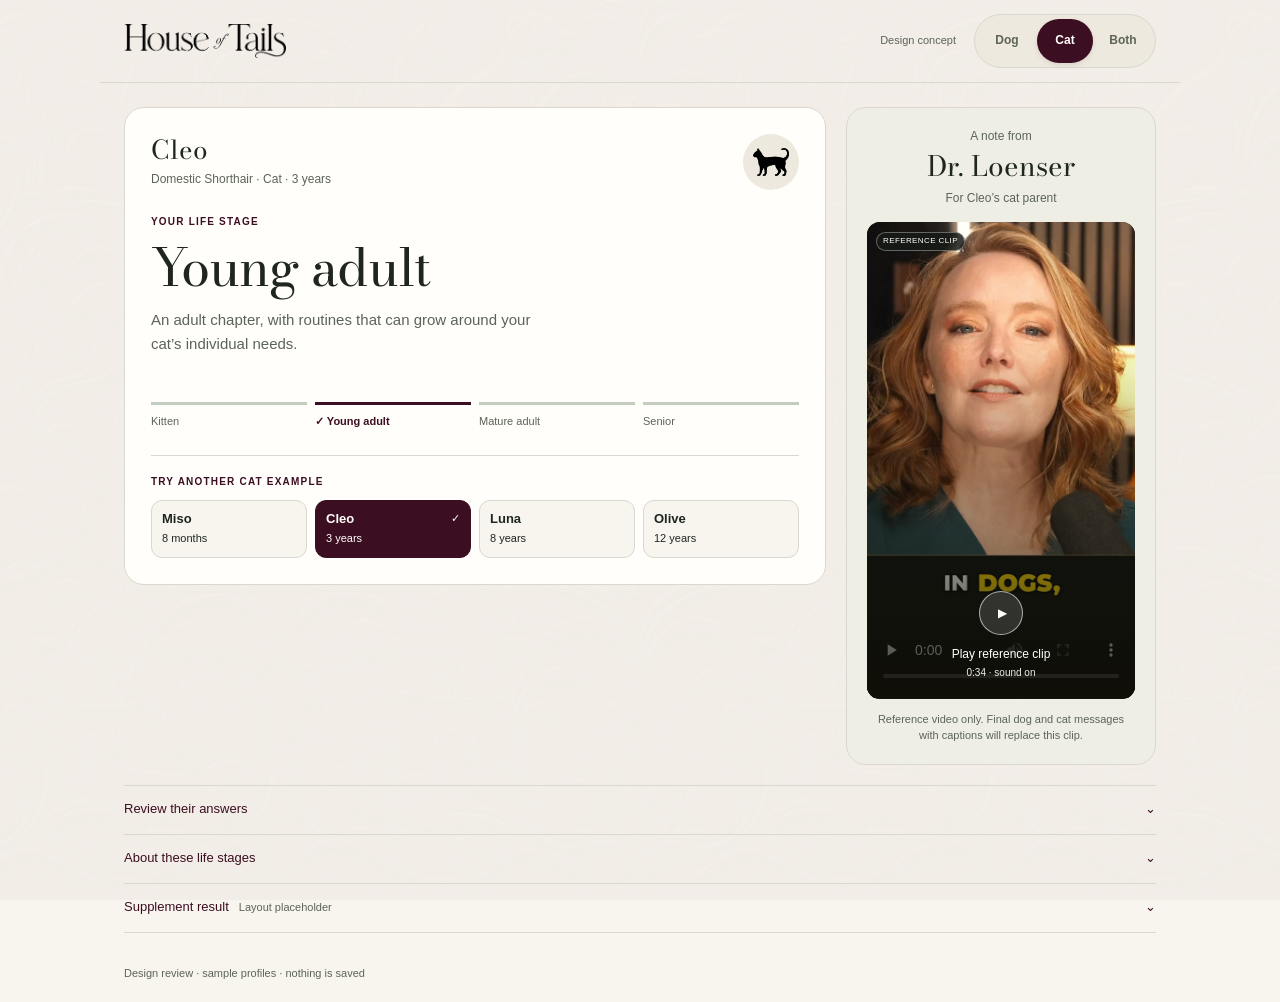
<file: design-concepts/results-video/index.html>
<!doctype html>
<html lang="en">
<head>
  <meta charset="utf-8">
  <meta name="viewport" content="width=device-width,initial-scale=1">
  <title>House of Tails · Life stage, results & thank-you</title>
  <link rel="stylesheet" href="./mock.css?v=a683a1a13650">
  <script src="./life-stage.js?v=2d7c98d7614c" defer></script>
  <script src="./mock.js?v=2713f8d26ee4" defer></script>
</head>
<body>
  <a class="skip" href="#results">Skip to results</a>
  <header class="masthead">
    <img src="./wordmark.png" width="5491" height="1160" alt="House of Tails">
    <div class="preview-controls"><span class="preview-label">Design concept</span>
      <fieldset class="household-switch"><legend class="sr-only">Preview household</legend>
        <label class="household-option"><input type="radio" name="household" value="dog" data-household><span>Dog</span></label>
        <label class="household-option"><input type="radio" name="household" value="cat" data-household checked><span>Cat</span></label>
        <label class="household-option"><input type="radio" name="household" value="both" data-household><span>Both</span></label>
      </fieldset>
    </div>
  </header>
  <main id="results">
    <h1 class="sr-only">Your pet’s results</h1>
    <div class="results-layout">
      <section class="profile-card" aria-labelledby="profile-heading">
        <div class="profile-top">
          <div><h2 id="profile-heading">Cleo</h2><p class="profile-meta"><span id="profile-subtitle">Domestic Shorthair · Cat</span><span aria-hidden="true"> · </span><span id="pet-age">3 years</span></p></div>
          <div class="pet-art"><img id="pet-art" src="./cat.png" alt="" width="64" height="64"></div>
        </div>
        <section class="life-stage-card" id="life-stage-card" aria-labelledby="life-stage-heading">
          <p class="section-label">Your life stage</p>
          <h3 id="life-stage-heading"><span id="life-stage-label" role="status" aria-live="polite" aria-atomic="true">Young adult</span></h3>
          <p id="life-stage-description">An adult chapter, with routines that can grow around your cat’s individual needs.</p>
          <ol class="life-stage-trail" aria-label="Cat life stages">
            <li id="stage-kitten">Kitten</li><li id="stage-young" aria-current="step">Young adult</li><li id="stage-mature">Mature adult</li><li id="stage-senior">Senior</li>
          </ol>
        </section>
        <p id="dog-stage-note" class="dog-stage-note" hidden>Dog life-stage results will be added once the breed-based approach is confirmed.</p>
        <div id="cat-example-control" class="cat-examples" role="group" aria-labelledby="cat-examples-heading">
          <p id="cat-examples-heading" class="section-label">Try another cat example</p>
          <div class="example-grid">
            <button type="button" class="example-tile" data-cat-example="kitten" aria-pressed="false" aria-controls="life-stage-card"><strong>Miso</strong><span class="example-check" aria-hidden="true">✓</span><small>8 months<span class="sr-only"> · Kitten</span></small></button>
            <button type="button" class="example-tile" data-cat-example="young" aria-pressed="true" aria-controls="life-stage-card"><strong>Cleo</strong><span class="example-check" aria-hidden="true">✓</span><small>3 years<span class="sr-only"> · Young adult</span></small></button>
            <button type="button" class="example-tile" data-cat-example="mature" aria-pressed="false" aria-controls="life-stage-card"><strong>Luna</strong><span class="example-check" aria-hidden="true">✓</span><small>8 years<span class="sr-only"> · Mature adult</span></small></button>
            <button type="button" class="example-tile" data-cat-example="senior" aria-pressed="false" aria-controls="life-stage-card"><strong>Olive</strong><span class="example-check" aria-hidden="true">✓</span><small>12 years<span class="sr-only"> · Senior</span></small></button>
          </div>
        </div>
      </section>
      <aside class="video-card" aria-labelledby="video-heading">
        <h2 id="video-heading"><span class="video-heading-intro">A note from</span><span class="doctor-name">Dr.&nbsp;Loenser</span></h2>
        <p id="audience">For Cleo’s cat parent</p>
        <div class="species-tabs" role="tablist" aria-label="Choose a thank-you message" hidden>
          <button type="button" role="tab" id="tab-dog" aria-controls="video-panel" aria-selected="true" tabindex="0" data-species="dog">Dog parents</button>
          <button type="button" role="tab" id="tab-cat" aria-controls="video-panel" aria-selected="false" tabindex="-1" data-species="cat">Cat parents</button>
        </div>
        <div id="video-panel" role="region" aria-labelledby="video-heading">
          <div class="video-frame">
            <video id="thank-you-video" tabindex="0" controls playsinline preload="none" poster="./poster.jpg?v=c922b685d1b9" aria-label="Supplied reference clip, not the final thank-you video"><source src="./reference.mp4" type="video/mp4"></video>
            <button type="button" class="play-cover" id="play-video" aria-label="Play supplied reference clip"><span class="play-icon" aria-hidden="true">▶</span><span>Play reference clip <small>0:34 · sound on</small></span></button>
            <span class="reference-label">Reference clip</span>
          </div>
          <p id="video-status" class="video-status" role="status" aria-live="polite"></p>
        </div>
        <p class="design-note">Reference video only. Final dog and cat messages with captions will replace this clip.</p>
      </aside>
    </div>
    <div class="supporting-details">
      <details id="answer-review">
        <summary>Review their answers <span class="chevron" aria-hidden="true">⌄</span></summary>
        <div class="review-inner"><dl><div><dt>Name</dt><dd id="review-name">Cleo</dd></div><div><dt>Species</dt><dd id="review-species">Cat</dd></div><div><dt>Age</dt><dd id="review-age">3 years</dd></div><div><dt>Breed</dt><dd id="review-breed">Domestic Shorthair</dd></div><div><dt>Weight</dt><dd id="review-weight">4 kg</dd></div></dl><p>Sample answers for this design concept. Editing the real quiz is not connected.</p></div>
      </details>
      <details id="stage-about">
        <summary>About these life stages <span class="chevron" aria-hidden="true">⌄</span></summary>
        <div class="review-inner"><p>Cat life stages are based on age and the 2021 AAHA/AAFP feline guidelines. Life stage is not a biological-age test or a prediction of lifespan. Dog life-stage calculation is not included in this mock.</p><a class="source-link" href="https://www.aaha.org/wp-content/uploads/2021/02/2021-aaha-aafp-feline-life-stage-guidelines.pdf" target="_blank" rel="noopener noreferrer">Read the feline life-stage guidelines <span class="sr-only">(PDF, opens in a new tab)</span></a></div>
      </details>
      <details id="supplement-preview">
        <summary>Supplement result <span class="detail-label">Layout placeholder</span><span class="chevron" aria-hidden="true">⌄</span></summary>
        <div class="review-inner"><p>The quiz’s existing supplement result and explanation would appear here. This is not a calculated recommendation; the mock does not change the recommendation engine or estimate physiological age.</p></div>
      </details>
    </div>
  </main>
  <footer>Design review · sample profiles · nothing is saved</footer>
</body>
</html>
</file>
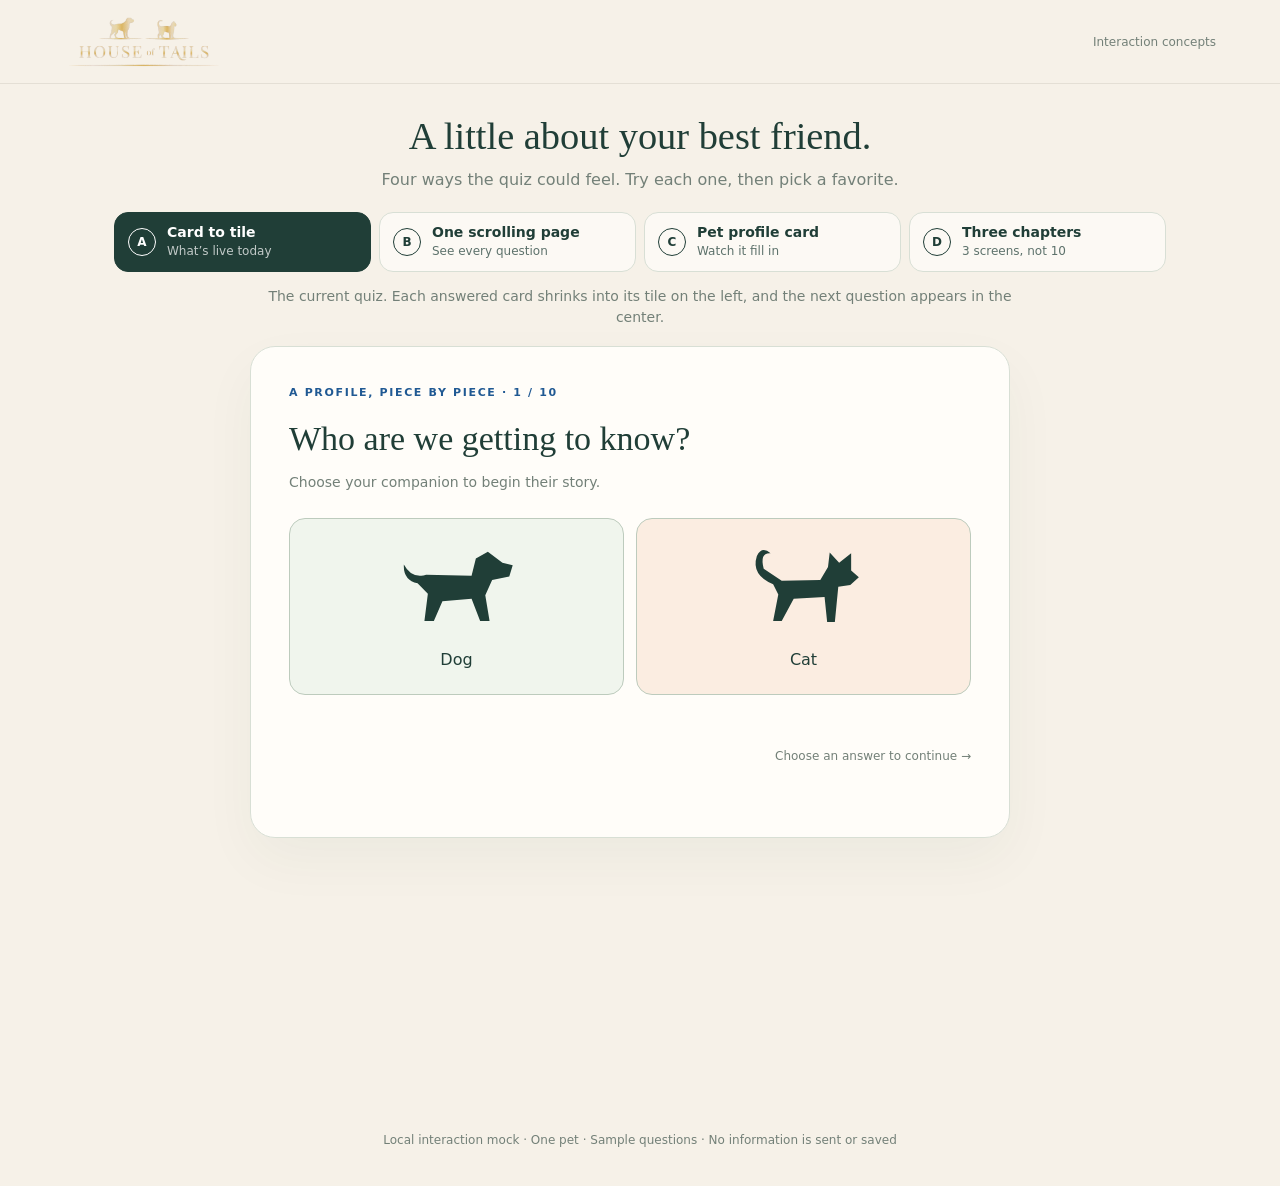
<file: design-concepts/scroll-quiz-mock.html>
<!doctype html>
<html lang="en">
<meta charset="utf-8">
<meta name="viewport" content="width=device-width,initial-scale=1">
<title>House of Tails — Quiz concepts</title>
<style>
:root{--ink:#203e37;--muted:#738078;--blue:#205993;--paper:#fffdf9;--line:#d8dfd5;--ease:cubic-bezier(.22,.8,.25,1)}
*{box-sizing:border-box}body{margin:0;background:#f6f1e8;color:var(--ink);font:16px/1.5 system-ui,sans-serif}button,input,select{font:inherit}button{cursor:pointer}button:disabled{cursor:default}button:focus-visible,input:focus-visible,select:focus-visible{outline:3px solid #8aafd0;outline-offset:4px}header{height:84px;display:flex;align-items:center;justify-content:space-between;padding:16px 5vw;border-bottom:1px solid #e4dfd5}header img{width:160px}header span{font-size:12px;color:var(--muted)}h1,h2{font:400 36px/1.15 Georgia,serif;margin:0}h1{font-size:clamp(28px,3vw,42px)}.intro{text-align:center;padding:30px 16px 20px}.intro p{color:var(--muted);margin:10px 0 0}.layout{display:grid;grid-template-columns:240px minmax(0,760px);gap:32px;max-width:1100px;margin:0 auto;padding:0 24px 50px;align-items:start}.rail-title{font-size:11px;letter-spacing:.14em;text-transform:uppercase;color:var(--muted);margin:0 0 12px}.tiles{display:grid;gap:7px}.tile{position:relative;display:flex;align-items:center;gap:10px;text-align:left;border:1px solid transparent;border-radius:13px;padding:10px 12px;background:transparent;color:var(--muted);min-height:51px;transition:background .4s,border-color .4s}.tile.current{background:#edece4;border-color:#d1d9cd;color:var(--ink)}.tile.complete{background:#fffdf9;border-color:var(--line);color:var(--ink)}.number{display:grid;place-items:center;width:25px;height:25px;border:1px solid #c9d2c6;border-radius:50%;flex-shrink:0;font-size:11px}.complete .number{background:#dfeee1;color:#356b4c;border-color:#dfeee1}.tile strong{display:block;font-size:12px;font-weight:650}.tile small{display:block;font-size:12px;max-width:162px;overflow:hidden;text-overflow:ellipsis;white-space:nowrap}.tile:not(.complete) small{display:none}.stage{position:relative;min-height:450px}.card{position:relative;width:100%;background:var(--paper);border:1px solid var(--line);border-radius:25px;padding:38px;box-shadow:0 22px 55px #203e370b;transform-origin:top left;will-change:transform,opacity}.eyebrow{font-size:11px;text-transform:uppercase;letter-spacing:.15em;color:var(--blue);margin:0 0 17px;font-weight:750}.card h2{font-size:clamp(25px,3vw,34px);max-width:590px}.help{color:var(--muted);font-size:14px;margin:14px 0 25px}.choices{display:grid;grid-template-columns:1fr 1fr;gap:12px}.choice{border:1px solid #bdcbbd;border-radius:16px;background:#f0f5ed;padding:22px;color:var(--ink);min-height:78px;transition:transform .2s,box-shadow .2s,background .2s,opacity .3s}.choice:nth-child(even){background:#fbede1}.choice:hover{transform:translateY(-3px);box-shadow:0 9px 20px #203e3710}.choice.selected{border:2px solid var(--blue);background:#e7eff8}.species svg{width:120px;height:95px;display:block;margin:auto auto 12px;fill:var(--ink)}.field{display:block;font-size:13px;font-weight:650;margin:20px 0}.field input,.field select{display:block;width:100%;padding:14px;border-radius:10px;border:1px solid #aab9ac;background:white;color:var(--ink);margin-top:8px}.actions{display:flex;align-items:center;justify-content:space-between;gap:12px;margin-top:28px}.next,.restart{padding:13px 22px;border:0;border-radius:11px;background:var(--blue);color:white;font-weight:700;transition:background .3s}.back{border:0;background:transparent;color:var(--muted);padding:12px 0}.hint{font-size:12px;color:var(--muted);margin:18px 0 0}.error{color:#9a4133;font-size:13px;min-height:20px;margin:8px 0 0}.paw-stamp{position:absolute;right:8px;top:-14px;width:35px;height:35px;fill:#476f56;pointer-events:none;z-index:5}.progress{height:3px;background:#dedfd3;margin:18px 0 8px;border-radius:8px;overflow:hidden}.progress i{display:block;width:0;height:100%;background:#88a889;transition:width .65s var(--ease)}.count{font-size:12px;color:var(--muted)}.review{display:grid;grid-template-columns:1fr 1.4fr;gap:8px;font-size:14px;margin:22px 0}.review dt{color:var(--muted)}.review dd{margin:0}.review-note{padding:16px;background:#edf3ed;border-radius:12px;font-size:14px}.rail-note{font-size:11px;color:var(--muted);margin-top:15px}.footer{font-size:12px;color:var(--muted);text-align:center;padding:10px 20px 25px}button[aria-disabled=true]{cursor:default}.sr{position:absolute;width:1px;height:1px;overflow:hidden;clip:rect(0 0 0 0);white-space:nowrap}
@media(max-width:760px){header{height:64px}header img{width:125px}.intro{padding:22px 16px 14px}.intro p{font-size:13px}.layout{display:flex;flex-direction:column;padding:0 16px 30px;gap:18px}.rail{width:100%}.rail-title,.rail-note{display:none}.tiles{display:flex;overflow-x:auto;gap:7px;padding:4px 0 8px}.tile{flex:0 0 115px;padding:8px;min-height:58px}.tile small{max-width:68px}.tile strong{font-size:11px}.progress{margin:4px 0}.stage{width:100%;min-height:440px}.card{padding:25px 22px}.species svg{width:85px;height:75px}.choice{padding:15px}.help{font-size:13px}.hint{font-size:11px}.card h2{font-size:27px}}
.is-intro .rail{visibility:hidden;pointer-events:none}
.is-intro .stage{transform:translateX(-136px)}
@media(max-width:760px){.is-intro .rail{display:none}.is-intro .stage{transform:none}}

/* Concept tabs */
.concepts{max-width:1100px;margin:0 auto;padding:0 24px 18px}
.tabs{display:grid;grid-template-columns:repeat(4,1fr);gap:8px}
.tab{display:flex;gap:11px;align-items:center;text-align:left;padding:11px 13px;border:1px solid var(--line);border-radius:14px;background:#fffdf9b3;color:var(--ink);transition:background .3s,color .3s,border-color .3s}
.tab:hover{border-color:#b9c4b6}
.tab[aria-selected=true]{background:var(--ink);border-color:var(--ink);color:#fff}
.tab-letter{display:grid;place-items:center;width:28px;height:28px;border-radius:50%;border:1px solid currentColor;font-size:12px;font-weight:700;flex-shrink:0}
.tab strong{display:block;font-size:14px;line-height:1.25}.tab small{display:block;font-size:12px;opacity:.72}
.concept-note{margin:14px auto 0;max-width:760px;text-align:center;font-size:14px;color:var(--muted);min-height:42px}
@media(max-width:760px){.concepts{padding:0 16px 12px}.tabs{grid-template-columns:1fr 1fr}.tab{padding:9px 10px;gap:8px}.tab-letter{width:24px;height:24px}.tab strong{font-size:13px}.tab small{font-size:11px}.concept-note{font-size:13px}}

/* B — one scrolling page */
.sp{max-width:1100px;margin:0 auto;padding:0 24px}
.sp-bar{position:sticky;top:0;z-index:20;background:#f6f1e8e8;-webkit-backdrop-filter:blur(10px);backdrop-filter:blur(10px);padding:12px 0 4px;margin-bottom:10px}
.sp-bar-in{display:flex;justify-content:space-between;gap:12px;font-size:13px}.sp-left{color:var(--muted)}
.sp-bar .progress{margin:8px 0 4px}
.sp-grid{display:grid;grid-template-columns:200px minmax(0,760px);gap:32px;align-items:start}
.sp-index{position:sticky;top:78px}
.sp-index ol{list-style:none;padding:0;margin:0;display:grid;gap:2px}
.sp-index button{display:flex;gap:10px;align-items:center;width:100%;border:0;background:none;padding:7px 9px;border-radius:9px;color:var(--muted);font-size:13px;text-align:left;transition:background .3s,color .3s}
.sp-index button:hover{background:#efece4}
.sp-index .is-done{color:var(--ink)}.sp-index .is-active{background:#e9e8df;color:var(--ink);font-weight:650}
.dot{width:9px;height:9px;border-radius:50%;border:1.5px solid #b7c2b4;flex-shrink:0;transition:background .3s,border-color .3s}
.is-done .dot{background:#88a889;border-color:#88a889}.is-active .dot{border-color:var(--blue);background:#fff}
.sp-list{display:grid;gap:18px;padding-bottom:45vh}
.sq{--d:0;position:relative;background:var(--paper);border:1px solid var(--line);border-radius:22px;padding:28px 32px;transform-origin:50% 0;opacity:calc(1 - var(--d) * .45);transform:scale(calc(1 - var(--d) * .035));transition:border-color .4s,box-shadow .4s}
.sq.active{border-color:#b8cadb;box-shadow:0 22px 55px #203e3716}
.sq.locked{cursor:pointer;opacity:calc(.6 - var(--d) * .25);filter:blur(calc(var(--d) * 2.4px))}
.sq.locked form{pointer-events:none}
.sq h2{font-size:clamp(22px,2.6vw,30px)}
.sq .help{margin:10px 0 18px}
.sq-eye{display:flex;align-items:center;gap:9px;margin-bottom:12px}
.sq-n{display:grid;place-items:center;width:22px;height:22px;border-radius:50%;border:1px solid currentColor;font-size:10px;letter-spacing:0}
.sq-done{display:none;margin-left:auto;color:#356b4c;letter-spacing:.08em}
.sq.done .sq-done{display:inline}
.sq.done .choice:not(.selected){opacity:.5}
.sq .actions{justify-content:flex-start;margin-top:18px}
.sq .actions .hint{margin:0}
.sq .card-final-inner .review-note{margin-top:14px}
@media(max-width:760px){.sp{padding:0 16px}.sp-grid{display:block}.sp-index{display:none}.sq{padding:22px 20px}.sp-bar-in{font-size:12px}}
@media(prefers-reduced-motion:reduce){.sq,.sq.locked{transform:none;filter:none}.sq.locked{opacity:.6}}

/* C — pet profile card */
.pc-layout{display:grid;grid-template-columns:290px minmax(0,720px);gap:32px;max-width:1100px;margin:0 auto;padding:0 24px 60px;align-items:start}
.pc{position:sticky;top:18px;z-index:10;background:var(--paper);border:1px solid var(--line);border-radius:22px;padding:22px;box-shadow:0 18px 40px #203e370d}
.pc-top{display:flex;gap:14px;align-items:center;padding-bottom:16px;border-bottom:1px dashed var(--line)}
.pc-photo{width:64px;height:64px;border-radius:50%;background:#edf3ed;display:grid;place-items:center;border:0;padding:0;flex-shrink:0}
.pc-photo svg{width:48px;height:36px;fill:var(--ink)}.pc-photo .paw{width:30px;height:30px;fill:#a9bdaa}
.pc-kicker{font-size:10px;letter-spacing:.15em;text-transform:uppercase;color:var(--blue);font-weight:750;margin:0}
.pc-name{display:block;border:0;background:none;padding:0;font:400 24px/1.2 Georgia,serif;color:var(--ink);text-align:left;min-height:29px}
.pc-name:disabled{color:#a6afa6}
.pc-fields{margin:12px 0 14px;display:grid;gap:2px}
.pc-row{display:flex;justify-content:space-between;align-items:center;gap:10px;padding:7px 8px;border-radius:9px;font-size:13px}
.pc-row dt{color:var(--muted)}.pc-row dd{margin:0;min-width:0}
.pc-val{display:block;border:0;background:none;padding:2px 0;color:var(--ink);font-weight:650;text-align:right;max-width:150px;overflow:hidden;text-overflow:ellipsis;white-space:nowrap}
.pc-row:not(.filled) .pc-val{width:64px;height:18px;color:transparent;border-bottom:1.5px dashed #cdd5ca}
.pc-row.filled .pc-val{cursor:pointer}.pc-row.filled .pc-val:hover{color:var(--blue)}
.pc-left{font-size:12px;color:var(--muted)}
.pc .progress{margin:0 0 8px}
.pc-stamp{position:absolute;right:16px;top:14px;transform:rotate(-9deg) scale(.5);opacity:0;border:2px solid #356b4c;color:#356b4c;border-radius:8px;padding:3px 8px;font-size:10px;font-weight:800;letter-spacing:.1em;text-transform:uppercase;transition:opacity .45s var(--ease),transform .45s var(--ease);pointer-events:none}
.pc.complete .pc-stamp{opacity:1;transform:rotate(-9deg) scale(1)}
.fly-chip{position:fixed;left:0;top:0;z-index:200;pointer-events:none;background:var(--blue);color:#fff;font-size:13px;font-weight:700;padding:6px 13px;border-radius:999px;box-shadow:0 10px 24px #20599340;white-space:nowrap;max-width:260px;overflow:hidden;text-overflow:ellipsis}
.fly-chip.svgchip{background:none;box-shadow:none;padding:0}.fly-chip.svgchip svg{width:96px;height:70px;fill:var(--ink);display:block}
.stage.pc-stage,.stage.cd-stage{min-height:0}
@media(max-width:760px){.pc-layout{display:block;padding:0 16px 40px}.pc{top:0;margin-bottom:14px;padding:12px 14px;border-radius:16px}.pc-top{padding-bottom:10px}.pc-photo{width:46px;height:46px}.pc-photo svg{width:36px;height:27px}.pc-name{font-size:19px;min-height:23px}.pc-fields{display:flex;overflow-x:auto;gap:6px;margin:10px 0;scrollbar-width:none}.pc-row{flex:0 0 auto;flex-direction:column;align-items:flex-start;gap:0;border:1px solid var(--line);padding:4px 10px;font-size:11px}.pc-val{text-align:left;max-width:110px;font-size:12px}.pc-row:not(.filled) .pc-val{width:44px;height:16px}.pc-stamp{top:12px;right:12px}}

/* D — three chapters */
.cd{max-width:820px;margin:0 auto;padding:0 24px 60px}
.cd-steps{list-style:none;display:grid;grid-template-columns:repeat(4,1fr);gap:12px;padding:0;margin:0 0 18px}
.cd-steps button{width:100%;text-align:left;border:0;background:none;padding:4px 2px;color:var(--muted);transition:color .3s}
.cd-steps button:not(:disabled):hover strong{text-decoration:underline}
.cd-step-top{display:flex;gap:8px;align-items:center;font-size:13px}
.cd-step-n{display:grid;place-items:center;width:22px;height:22px;border-radius:50%;border:1px solid currentColor;font-size:10px;flex-shrink:0;transition:background .3s,color .3s,border-color .3s}
.cd-steps small{display:block;font-size:11px;margin:2px 0 0 30px}
.cd-meter{display:block;height:4px;background:#dedfd3;border-radius:4px;margin-top:8px;overflow:hidden}.cd-meter i{display:block;width:0;height:100%;background:#88a889;transition:width .6s var(--ease)}
.is-current button{color:var(--ink)}.is-current .cd-step-n{background:var(--blue);border-color:var(--blue);color:#fff}
.is-done button{color:var(--ink)}.is-done .cd-step-n{background:#dfeee1;border-color:#dfeee1;color:#356b4c}
.cd-field{position:relative;padding:15px 16px 4px;border-radius:15px;border:1px solid transparent;transition:background .35s,border-color .35s}
.cd-field+.cd-field{margin-top:4px}
.cd-field.next{background:#f2f6f9;border-color:#cfdce8}
.cd-q{display:flex;gap:10px;align-items:center;font-weight:650;font-size:15px;margin-bottom:10px}
.cd-check{display:grid;place-items:center;width:22px;height:22px;border-radius:50%;border:1.5px solid #c9d2c6;font-size:11px;color:transparent;flex-shrink:0;transition:background .3s,border-color .3s,color .3s}
.cd-field.done .cd-check{background:#dfeee1;border-color:#dfeee1;color:#356b4c}
.cd .field{margin:0}.cd .field input,.cd .field select{margin-top:0;padding:12px 14px}
.cd .error{min-height:18px;margin:4px 0 0}
.pills{display:flex;flex-wrap:wrap;gap:8px}
.pills .choice{display:inline-flex;align-items:center;min-height:0;padding:10px 17px;border-radius:999px;background:#fff}
.pills .choice:nth-child(even){background:#fff}.pills .choice:hover{transform:translateY(-1px)}
.pills .choice.selected{background:#e7eff8}
.pills .species svg{width:34px;height:25px;display:inline-block;margin:0 8px 0 0}
.cd .actions{margin-top:20px}.cd-count{font-size:12px;color:var(--muted);margin-left:auto}
.cd .next[aria-disabled=true]{background:#9fb3c9}
@media(max-width:760px){.cd{padding:0 16px 40px}.cd-steps{gap:8px}.cd-steps small{display:none}.cd-step-top{font-size:11px;gap:5px}.cd-step-n{width:19px;height:19px}.cd-field{padding:12px 10px 2px}}

@media(prefers-reduced-motion:reduce){*,*::before,*::after{animation:none!important;transition:none!important;scroll-behavior:auto!important}}
</style>
<header><img src="../house-of-tails-breed-science-theme/assets/house-of-tails-logo-primary-dog-cat-horizontal.svg" alt="House of Tails"><span>Interaction concepts</span></header>
<div class="intro"><h1>A little about your best friend.</h1><p>Four ways the quiz could feel. Try each one, then pick a favorite.</p></div>
<div class="concepts"><div class="tabs" role="tablist" aria-label="Quiz concepts"></div><p class="concept-note" id="note" aria-live="polite"></p></div>
<div id="panel" role="tabpanel"></div>
<p class="footer">Local interaction mock · One pet · Sample questions · No information is sent or saved</p>
<script>
const Q=[
 {key:'species',title:'Pet type',heading:'Who are we getting to know?',help:'Choose your companion to begin their story.',options:['Dog','Cat']},
 {key:'name',title:'Name',heading:'What should we call them?',help:'Every good story starts with a name.',type:'text',placeholder:'Your pet’s name'},
 {key:'sex',title:'Sex',heading:'Is {pet} male or female?',help:'A little more about your companion.',options:['Male','Female']},
 {key:'age',title:'Age',heading:'How old is {pet}?',help:'For this concept, enter their age in years.',type:'number',placeholder:'Age in years'},
 {key:'breed',title:'Breed',heading:'What breed is {pet}?',help:'This prototype uses a short sample list.',type:'breed'},
 {key:'weight',title:'Weight',heading:'How much does {pet} weigh?',help:'Enter their weight in pounds for this concept.',type:'number',placeholder:'Weight in lb'},
 {key:'neutered',title:'Spayed / neutered',heading:'Has {pet} been spayed or neutered?',help:'Choose whichever answer fits.',options:['Yes','No','Not sure']},
 {key:'body',title:'Body condition',heading:'How would you describe {pet}?',help:'Placeholder choices for the interaction mock; the real quiz uses the body-condition illustrations.',options:['Lean','Ideal','Above ideal']},
 {key:'conditions',title:'Conditions',heading:'Any diagnosed conditions?',help:'Sample choices only. Select all that apply, then continue.',options:['None','Joint condition','Digestive condition','Other'],multiple:true},
 {key:'medications',title:'Medications',heading:'Does {pet} take medication?',help:'A short sample for this concept.',options:['No medication','Yes','Not sure']}
];
const EASE='cubic-bezier(.22,.8,.25,1)';
const reduced=()=>matchMedia('(prefers-reduced-motion: reduce)').matches;
const escape=s=>String(s).replace(/[&<>"']/g,c=>({'&':'&amp;','<':'&lt;','>':'&gt;','"':'&quot;',"'":'&#39;'}[c]));
const animal=s=>s==='Dog'?'<svg viewBox="0 0 140 100" aria-hidden="true"><path d="M24 44Q7 40 8 22Q17 39 34 34L87 35L92 15L106 7L123 20L135 23L131 36L111 40L103 58L108 88L97 88L87 62L53 65L43 88L32 88L36 56Z"/></svg>':'<svg viewBox="0 0 140 100" aria-hidden="true"><path d="M34 45Q8 34 15 12Q21 0 31 9Q18 8 23 27L44 41L89 40L98 25L100 8L111 20L125 9L125 29L134 37L124 46L110 48L106 89L97 89L94 60L58 62L44 88L34 88L40 57Z"/></svg>';
const PAW_SHAPES='<ellipse cx="20" cy="27" rx="11" ry="8"/><ellipse cx="7" cy="17" rx="4" ry="6"/><ellipse cx="15" cy="9" rx="4" ry="6"/><ellipse cx="25" cy="9" rx="4" ry="6"/><ellipse cx="33" cy="17" rx="4" ry="6"/>';
const PAW='<svg class="paw" viewBox="0 0 40 40" aria-hidden="true">'+PAW_SHAPES+'</svg>';
const label=(q,a)=>q.heading.replace('{pet}',a.name||'your pet');
const fmt=(q,v)=>v===undefined?'':q.key==='age'?v+(Number(v)===1?' year':' years'):q.key==='weight'?v+' lb':v;
function timeLeft(a){const n=Q.filter(q=>a[q.key]===undefined).length;if(!n)return 'All done';const s=n*6;return s>=60?'About 1 min left':'About '+Math.max(5,Math.round(s/5)*5)+' sec left';}
function isSelected(q,value,o){return q.multiple?(value||'').split(', ').includes(o):value===o;}
function controlsHTML(q,a,{compact=false}={}){
  const value=a[q.key];
  if(q.options)return '<div class="choices'+(compact?' pills':'')+'">'+q.options.map(o=>{const s=isSelected(q,value,o);return '<button type="button" class="choice'+(q.key==='species'?' species':'')+(s?' selected':'')+'" aria-pressed="'+s+'" data-choice="'+escape(o)+'">'+(q.key==='species'?animal(o):'')+'<span>'+o+'</span></button>';}).join('')+'</div>';
  const lab='<span'+(compact?' class="sr"':'')+'>'+q.title+'</span>';
  if(q.type==='breed'){const list=a.species==='Cat'?['Persian','Siamese','Domestic shorthair','Mixed / unknown']:['Golden Retriever','Labrador Retriever','Beagle','Mixed / unknown'];return '<label class="field">'+lab+'<select data-input><option value="">Choose a breed</option>'+list.map(o=>'<option'+(value===o?' selected':'')+'>'+o+'</option>').join('')+'</select></label>';}
  const num=q.type==='number'?' inputmode="decimal" min="'+(q.key==='weight'?'0.1':'0')+'" max="'+(q.key==='age'?'40':'300')+'" step="0.1"':' maxlength="40" autocomplete="off"';
  return '<label class="field">'+lab+'<input data-input type="'+q.type+'"'+num+' value="'+escape(value??'')+'" placeholder="'+q.placeholder+'"></label>';
}
function readValue(q,box){if(q.options)return Array.from(box.querySelectorAll('.choice.selected')).map(b=>b.dataset.choice).join(', ');const i=box.querySelector('[data-input]');return i?i.value.trim():'';}
function validate(q,v){if(!v)return q.options?'Choose an answer to continue.':'Enter an answer to continue.';if(q.type==='number'){const n=Number(v),min=q.key==='weight'?0.1:0,max=q.key==='age'?40:300;if(!Number.isFinite(n)||n<min||n>max)return 'Enter a number between '+min+' and '+max+'.';}return '';}
function selectSingle(box,b){box.querySelectorAll('[data-choice]').forEach(x=>{const on=x===b;x.classList.toggle('selected',on);x.setAttribute('aria-pressed',on);});}
function wireMulti(box,cb){box.querySelectorAll('[data-choice]').forEach(b=>b.addEventListener('click',()=>{if(b.dataset.choice==='None')box.querySelectorAll('.choice.selected').forEach(x=>{if(x!==b)x.classList.remove('selected');});else box.querySelector('[data-choice="None"]')?.classList.remove('selected');b.classList.toggle('selected');box.querySelectorAll('[data-choice]').forEach(x=>x.setAttribute('aria-pressed',x.classList.contains('selected')));cb&&cb();}));}
function focusFirst(el){el.querySelector('[data-input],.choice')?.focus({preventScroll:true});}
function finishCard(a,{review=true,onBack,restart,title}={}){
  const el=document.createElement('section');el.className='card';
  el.innerHTML='<p class="eyebrow">Last step</p><h2>'+escape(title||(a.name||'Your pet')+'’s profile')+'</h2>'+(review?'<dl class="review">'+Q.map(q=>'<dt>'+q.title+'</dt><dd>'+escape(fmt(q,a[q.key]))+'</dd>').join('')+'</dl>':'<p class="help">Where should we send their personalized plan?</p>')+'<form novalidate><label class="field"><span>Email address</span><input type="email" placeholder="you@example.com" autocomplete="email"></label><div class="actions">'+(onBack?'<button type="button" class="back" data-back>← Back</button>':'<span></span>')+'<button class="next">Finish preview</button></div><p class="error" role="status"></p><p class="hint">This demo does not submit your email or calculate a recommendation.</p></form>';
  el.querySelector('[data-back]')?.addEventListener('click',onBack);
  const form=el.querySelector('form');
  form.onsubmit=e=>{e.preventDefault();if(!/^\S+@\S+\.\S+$/.test(form.querySelector('input').value.trim())){form.querySelector('.error').textContent='Enter a valid email address.';return;}form.innerHTML='<p class="review-note" role="status">✓ Preview complete. Your pet’s story is ready.</p><button type="button" class="restart">Try again</button>';form.querySelector('.restart').onclick=restart;};
  return el;
}
// Shared card swap for concepts C and D: the old card lifts away while the new one settles in.
async function swapCard(stage,inc,dir=1,axis='y'){
  const old=stage.firstElementChild;
  if(!old){stage.append(inc);return;}
  old.inert=true;const h0=old.offsetHeight;
  Object.assign(old.style,{position:'absolute',left:'0',right:'0',top:'0'});
  stage.append(inc);const h1=inc.offsetHeight;
  if(!reduced()){
    const off=v=>(axis==='x'?'translateX(':'translateY(')+v+'px)';
    stage.animate([{height:h0+'px'},{height:h1+'px'}],{duration:460,easing:EASE});
    old.animate([{opacity:1,transform:'none'},{opacity:0,transform:off(-28*dir)+' scale(.985)'}],{duration:260,easing:'ease-in',fill:'forwards'});
    await inc.animate([{opacity:0,transform:off(36*dir)},{opacity:1,transform:'none'}],{duration:480,delay:150,easing:EASE,fill:'backwards'}).finished;
  }
  old.remove();
}

/* A — card to tile (current live behaviour) */
function mountA(root,restart){
  root.innerHTML='<div class="layout is-intro"><aside class="rail" aria-label="Your answers"><p class="rail-title">Your pet\'s story</p><nav class="tiles" aria-label="Questions"></nav><div class="progress"><i></i></div><span class="count" aria-live="polite"></span><p class="rail-note">Your answers collect here. Select any completed tile to make a change.</p></aside><div class="stage"></div></div>';
  const layout=root.querySelector('.layout'),stage=root.querySelector('.stage'),tiles=root.querySelector('.tiles'),answers={};let current=0,busy=false;
  function renderRail(){tiles.innerHTML=Q.map((q,i)=>'<button type="button" class="tile '+(answers[q.key]!==undefined?'complete ':'')+(i===current?'current':'')+'" data-go="'+i+'" aria-disabled="'+(answers[q.key]===undefined&&i!==current)+'" '+(i===current?'aria-current="step"':'')+'><span class="number">'+(answers[q.key]!==undefined?'✓':i+1)+'</span><span><strong>'+q.title+'</strong><small>'+escape(fmt(q,answers[q.key]))+'</small></span></button>').join('');root.querySelector('.progress i').style.width=Object.keys(answers).length/Q.length*100+'%';root.querySelector('.count').textContent=Object.keys(answers).length+' of '+Q.length+' answers collected';}
  function makeCard(index){
    if(index===Q.length)return finishCard(answers,{review:true,restart,onBack:()=>navigate(Q.length-1)});
    const q=Q[index],el=document.createElement('section');el.className='card';
    el.innerHTML='<p class="eyebrow">A profile, piece by piece · '+(index+1)+' / '+Q.length+'</p><h2>'+escape(label(q,answers))+'</h2><p class="help">'+q.help+'</p><form novalidate>'+controlsHTML(q,answers)+'<div class="actions"><button class="back" type="button" data-back '+(index===0?'style="visibility:hidden"':'')+'>← Back</button>'+(!q.options||q.multiple?'<button class="next">Continue →</button>':'<span class="hint">Choose an answer to continue →</span>')+'</div><p class="error" role="status"></p></form>';
    const form=el.querySelector('form');
    if(q.multiple)wireMulti(form);
    else el.querySelectorAll('[data-choice]').forEach(b=>b.onclick=()=>{if(busy)return;selectSingle(form,b);advance(b.dataset.choice);});
    form.onsubmit=e=>{e.preventDefault();if(busy)return;const v=readValue(q,form),m=validate(q,v);if(m){form.querySelector('.error').textContent=m;return;}advance(v);};
    el.querySelector('[data-back]').addEventListener('click',()=>navigate(Math.max(0,current-1)));
    return el;
  }
  async function move(next,dock){
    if(busy)return;busy=true;
    const old=stage.firstElementChild;old.inert=true;
    const start=old.getBoundingClientRect(),first=layout.classList.contains('is-intro');
    layout.classList.remove('is-intro');
    const incoming=makeCard(next);
    Object.assign(incoming.style,{visibility:'hidden',position:'absolute',top:'0'});
    stage.append(incoming);
    const targetHeight=incoming.getBoundingClientRect().height;
    stage.style.minHeight=Math.max(start.height,targetHeight)+'px';
    current=next;renderRail();
    const tile=dock===undefined?null:tiles.children[dock],end=tile?.getBoundingClientRect();
    if(!reduced()){
      // Keep a solid, viewport-positioned copy above both destinations; its outline travels all the way to the tile before the handoff.
      const flying=old.cloneNode(true);
      flying.classList.add('fly-tmp');flying.inert=true;flying.setAttribute('aria-hidden','true');
      Object.assign(flying.style,{position:'fixed',left:start.left+'px',top:start.top+'px',width:start.width+'px',height:start.height+'px',margin:'0',zIndex:'100',overflow:'hidden',pointerEvents:'none',transformOrigin:'top left'});
      document.body.append(flying);
      old.style.visibility='hidden';
      if(tile)tile.style.visibility='hidden';
      if(first)root.querySelector('.rail').animate([{opacity:0},{opacity:1}],{duration:500,delay:220,fill:'both'});
      incoming.style.visibility='';
      const travel=end
        ?flying.animate([{transform:'none',opacity:1},{transform:'translate('+(end.left-start.left)+'px,'+(end.top-start.top)+'px) scale('+(end.width/start.width)+','+(end.height/start.height)+')',opacity:1}],{duration:900,easing:'cubic-bezier(.45,0,.2,1)',fill:'forwards'})
        :flying.animate([{opacity:1,transform:'none'},{opacity:0,transform:'translateX(30px)'}],{duration:450,easing:'ease-in-out',fill:'forwards'});
      const entry=incoming.animate([{opacity:0,transform:'translateX(40px) scale(.98)'},{opacity:1,transform:'none'}],{duration:650,delay:end?340:120,easing:EASE,fill:'both'});
      await travel.finished;
      if(tile){
        tile.style.visibility='';
        // Crossfade only after the moving card occupies the tile's exact bounds.
        await Promise.all([flying.animate([{opacity:1},{opacity:0}],{duration:140,fill:'forwards'}).finished,tile.animate([{opacity:0},{opacity:1}],{duration:140,fill:'both'}).finished]);
        const paw=document.createElementNS('http://www.w3.org/2000/svg','svg');
        paw.classList.add('paw-stamp');paw.setAttribute('viewBox','0 0 40 40');paw.innerHTML=PAW_SHAPES;
        tile.append(paw);
        paw.animate([{opacity:0,transform:'translateY(-12px)'},{opacity:1,transform:'translateY(3px)',offset:.4},{opacity:0,transform:'translateY(-4px)'}],{duration:600}).finished.then(()=>paw.remove());
      }
      flying.remove();
      await entry.finished;
    }else incoming.style.visibility='';
    old.remove();
    incoming.style.position='relative';incoming.style.top='';
    stage.style.minHeight=targetHeight+'px';
    busy=false;
  }
  function advance(value){const index=current,q=Q[index];if(q.key==='species'&&answers.species&&answers.species!==value)delete answers.breed;answers[q.key]=value;const missing=Q.findIndex((item,i)=>i>index&&answers[item.key]===undefined);move(missing<0?Q.length:missing,index);}
  function navigate(i){if(!busy&&(answers[Q[i]?.key]!==undefined||i===current))move(i);}
  tiles.addEventListener('click',e=>{const b=e.target.closest('[data-go]');if(b)navigate(Number(b.dataset.go));});
  renderRail();stage.append(makeCard(0));
}

/* B — every question on one scrolling page */
function mountB(root,restart){
  const a={};let alive=true;
  root.innerHTML='<div class="sp"><div class="sp-bar"><div class="sp-bar-in"><strong class="sp-count" aria-live="polite"></strong><span class="sp-left"></span></div><div class="progress"><i></i></div></div><div class="sp-grid"><nav class="sp-index" aria-label="All questions"><p class="rail-title">The whole quiz</p><ol></ol></nav><div class="sp-list"></div></div></div>';
  const list=root.querySelector('.sp-list'),ol=root.querySelector('.sp-index ol');
  const secs=Q.map((q,i)=>{const s=document.createElement('section');s.className='sq';s.setAttribute('aria-labelledby','sq-h-'+i);list.append(s);return s;});
  const fin=document.createElement('section');fin.className='sq';list.append(fin);
  const all=[...secs,fin];
  const firstOpen=()=>{const i=Q.findIndex(q=>a[q.key]===undefined);return i<0?Q.length:i;};
  ol.innerHTML=[...Q.map(q=>q.title),'Save their profile'].map((t,i)=>'<li><button type="button" data-go="'+i+'"><span class="dot"></span>'+t+'</button></li>').join('');
  function scrollToSec(el){if(!alive)return;window.scrollTo({top:el.getBoundingClientRect().top+scrollY-Math.max(96,innerHeight*.17),behavior:reduced()?'auto':'smooth'});}
  function goNext(){if(!alive)return;const t=all[firstOpen()];scrollToSec(t);setTimeout(()=>alive&&focusFirst(t),reduced()?0:450);}
  function renderSection(i){
    const q=Q[i],s=secs[i];
    s.innerHTML='<p class="eyebrow sq-eye"><span class="sq-n">'+(i+1)+'</span><span>'+q.title+'</span><span class="sq-done">✓ Answered</span></p><h2 id="sq-h-'+i+'">'+escape(label(q,a))+'</h2><p class="help">'+q.help+'</p><form novalidate>'+controlsHTML(q,a)+(!q.options||q.multiple?'<div class="actions"><button class="next">OK ✓</button>'+(q.options?'':'<span class="hint">or press Enter</span>')+'</div>':'')+'<p class="error" role="status"></p></form>';
    const form=s.querySelector('form'),err=s.querySelector('.error');
    const commit=v=>{const was=firstOpen();if(q.key==='species'&&a.species&&a.species!==v){delete a.breed;renderSection(4);}a[q.key]=v;err.textContent='';refresh();if(i>=was)setTimeout(goNext,reduced()?0:320);};
    if(q.multiple)wireMulti(form);
    else form.querySelectorAll('[data-choice]').forEach(b=>b.onclick=()=>{if(s.classList.contains('locked'))return;selectSingle(form,b);commit(b.dataset.choice);});
    form.onsubmit=e=>{e.preventDefault();const v=readValue(q,form),m=validate(q,v);if(m){err.textContent=m;return;}commit(v);};
  }
  function refresh(){
    const fo=firstOpen(),n=Q.filter(q=>a[q.key]!==undefined).length;
    secs.forEach((s,i)=>{const q=Q[i];s.classList.toggle('done',a[q.key]!==undefined);s.classList.toggle('active',i===fo);s.classList.toggle('locked',i>fo);s.querySelectorAll('button,input,select').forEach(c=>c.disabled=i>fo);s.querySelector('h2').textContent=label(q,a);});
    const open=fo===Q.length;
    fin.classList.toggle('locked',!open);fin.classList.toggle('active',open);
    if(open&&!fin.dataset.ready){fin.dataset.ready='1';fin.innerHTML='';const c=finishCard(a,{review:false,restart,title:(a.name||'Your pet')+'’s profile is ready'});fin.append(...c.childNodes);}
    else if(!open){fin.dataset.ready='';fin.innerHTML='<p class="eyebrow sq-eye"><span class="sq-n">✓</span><span>Save their profile</span></p><h2>Last step: where should we send it?</h2><p class="help">Unlocks after the last question.</p>';}
    ol.querySelectorAll('button').forEach((b,i)=>{b.classList.toggle('is-done',i<Q.length&&a[Q[i].key]!==undefined);b.classList.toggle('is-active',i===fo);});
    root.querySelector('.sp-count').textContent=n+' of '+Q.length+' answered';
    root.querySelector('.sp-left').textContent=timeLeft(a);
    root.querySelector('.sp-bar .progress i').style.width=n/Q.length*100+'%';
  }
  all.forEach(s=>s.addEventListener('click',()=>{if(!s.classList.contains('locked'))return;const t=all[firstOpen()];scrollToSec(t);if(!reduced())t.animate([{boxShadow:'0 0 0 0 #20599300'},{boxShadow:'0 0 0 6px #2059932e'},{boxShadow:'0 0 0 0 #20599300'}],{duration:900,delay:350});}));
  ol.addEventListener('click',e=>{const b=e.target.closest('[data-go]');if(b)scrollToSec(all[Number(b.dataset.go)]);});
  // Scroll-linked depth: sections sharpen as they approach the focus line and soften as they leave it.
  let raf=0;
  const onScroll=()=>{if(raf)return;raf=requestAnimationFrame(()=>{raf=0;if(reduced())return;const fy=innerHeight*.42;all.forEach(s=>{const r=s.getBoundingClientRect(),c=r.top+Math.min(r.height,innerHeight)/2;s.style.setProperty('--d',Math.min(1,Math.abs(c-fy)/(innerHeight*.75)).toFixed(3));});});};
  addEventListener('scroll',onScroll,{passive:true});addEventListener('resize',onScroll);
  Q.forEach((q,i)=>renderSection(i));refresh();onScroll();
  return ()=>{alive=false;removeEventListener('scroll',onScroll);removeEventListener('resize',onScroll);};
}

/* C — pet profile card; only the chosen answer flies into its slot */
function mountC(root,restart){
  const a={};let current=0,busy=false;
  const rows=Q.filter(q=>q.key!=='species'&&q.key!=='name');
  root.innerHTML='<div class="pc-layout"><aside class="pc" aria-label="Pet profile"><div class="pc-top"><button type="button" class="pc-photo" data-go="0" aria-label="Edit pet type" disabled>'+PAW+'</button><div><p class="pc-kicker">Pet profile</p><button type="button" class="pc-name" data-go="1" disabled>Your pet</button></div></div><dl class="pc-fields">'+rows.map(q=>'<div class="pc-row" data-k="'+q.key+'"><dt>'+q.title+'</dt><dd><button type="button" class="pc-val" data-go="'+Q.indexOf(q)+'" disabled>—</button></dd></div>').join('')+'</dl><div class="progress"><i></i></div><span class="pc-left" aria-live="polite"></span><div class="pc-stamp" aria-hidden="true">Profile complete</div></aside><div class="stage pc-stage"></div></div>';
  const pc=root.querySelector('.pc'),stage=root.querySelector('.pc-stage'),photo=root.querySelector('.pc-photo'),nameEl=root.querySelector('.pc-name'),strip=root.querySelector('.pc-fields');
  const target=q=>q.key==='species'?photo:q.key==='name'?nameEl:pc.querySelector('[data-k="'+q.key+'"] .pc-val');
  let typing=0;
  function typeName(name){clearInterval(typing);let t=0;nameEl.textContent='';typing=setInterval(()=>{nameEl.textContent=name.slice(0,++t);if(t>=name.length)clearInterval(typing);},45);}
  function updateCard(flashKey){
    photo.innerHTML=a.species?animal(a.species):PAW;photo.disabled=!a.species;
    if(flashKey==='name'&&a.name&&!reduced())typeName(a.name);else if(flashKey!=='name'||!a.name)nameEl.textContent=a.name||'Your pet';
    nameEl.disabled=!a.name;
    rows.forEach(q=>{const row=pc.querySelector('[data-k="'+q.key+'"]'),b=row.querySelector('.pc-val'),has=a[q.key]!==undefined;row.classList.toggle('filled',has);b.textContent=has?fmt(q,a[q.key]):'—';b.disabled=!has;b.title=has?b.textContent:'';});
    if(flashKey&&!reduced()){const el=target(Q.find(q=>q.key===flashKey));(el.closest('.pc-row')||el).animate([{backgroundColor:'#dbe7f3'},{backgroundColor:'transparent'}],{duration:1000,easing:'ease-out'});}
    const n=Q.filter(q=>a[q.key]!==undefined).length;
    pc.querySelector('.progress i').style.width=n/Q.length*100+'%';
    pc.querySelector('.pc-left').textContent=n+' of '+Q.length+' · '+timeLeft(a);
    pc.classList.toggle('complete',n===Q.length);
  }
  function fly(q,v,src){
    const t=target(q);
    if(reduced()||!src){updateCard(q.key);return;}
    const row=t.closest('.pc-row');
    if(row&&strip.scrollWidth>strip.clientWidth)strip.scrollLeft=row.offsetLeft-strip.clientWidth/2+row.offsetWidth/2;
    const s=src.getBoundingClientRect(),tr=t.getBoundingClientRect();
    const chip=document.createElement('div');chip.className='fly-tmp fly-chip'+(q.key==='species'?' svgchip':'');chip.setAttribute('aria-hidden','true');
    chip.innerHTML=q.key==='species'?animal(v):escape(fmt(q,v));document.body.append(chip);
    const c=chip.getBoundingClientRect();
    const sx=s.left+s.width/2-c.width/2,sy=s.top+s.height/2-c.height/2,tx=tr.left+tr.width/2-c.width/2,ty=tr.top+tr.height/2-c.height/2;
    const sc=q.key==='species'?tr.width/c.width*.8:.9,mx=(sx+tx)/2,my=Math.min(sy,ty)-70;
    chip.animate([
      {transform:'translate('+sx+'px,'+sy+'px) scale(.9)',opacity:0},
      {transform:'translate('+sx+'px,'+(sy-10)+'px) scale(1.06)',opacity:1,offset:.14},
      {transform:'translate('+mx+'px,'+my+'px) scale(1)',opacity:1,offset:.55},
      {transform:'translate('+tx+'px,'+ty+'px) scale('+sc+')',opacity:1}
    ],{duration:720,easing:'cubic-bezier(.45,0,.25,1)',fill:'forwards'}).finished.then(()=>{chip.remove();updateCard(q.key);});
  }
  function makeCard(i){
    if(i===Q.length)return finishCard(a,{review:false,restart,onBack:()=>go(Q.length-1),title:(a.name||'Your pet')+'’s profile is complete'});
    const q=Q[i],el=document.createElement('section');el.className='card';
    el.innerHTML='<p class="eyebrow">Question '+(i+1)+' of '+Q.length+'</p><h2>'+escape(label(q,a))+'</h2><p class="help">'+q.help+'</p><form novalidate>'+controlsHTML(q,a)+'<div class="actions"><button class="back" type="button" data-back'+(i===0?' style="visibility:hidden"':'')+'>← Back</button>'+(!q.options||q.multiple?'<button class="next">Continue →</button>':'<span class="hint">Tap an answer — it goes straight onto the card</span>')+'</div><p class="error" role="status"></p></form>';
    const form=el.querySelector('form');
    if(q.multiple)wireMulti(form);
    else el.querySelectorAll('[data-choice]').forEach(b=>b.onclick=()=>{if(busy)return;selectSingle(form,b);advance(b.dataset.choice,b);});
    form.onsubmit=e=>{e.preventDefault();if(busy)return;const v=readValue(q,form),m=validate(q,v);if(m){form.querySelector('.error').textContent=m;return;}advance(v,q.multiple?form.querySelector('.choices'):form.querySelector('[data-input]'));};
    el.querySelector('[data-back]').addEventListener('click',()=>go(Math.max(0,current-1),-1));
    return el;
  }
  function advance(v,src){
    const q=Q[current];
    if(q.key==='species'&&a.species&&a.species!==v)delete a.breed;
    a[q.key]=v;
    const missing=Q.findIndex(x=>a[x.key]===undefined);
    fly(q,v,src);go(missing<0?Q.length:missing);
  }
  async function go(next,dir=1){if(busy)return;busy=true;current=next;const inc=makeCard(next);await swapCard(stage,inc,dir);focusFirst(inc);busy=false;}
  pc.addEventListener('click',e=>{const b=e.target.closest('[data-go]');if(b&&!b.disabled&&!busy){const i=Number(b.dataset.go);if(i!==current)go(i,i<current?-1:1);}});
  updateCard();stage.append(makeCard(0));
  return ()=>clearInterval(typing);
}

/* D — three chapters instead of nine slides */
const CH=[{title:'Meet them',blurb:'The basics — four quick taps and a name.',keys:['species','name','sex','age']},{title:'Their build',blurb:'Size and shape help us understand their needs.',keys:['breed','weight','neutered','body']},{title:'Their health',blurb:'Anything a vet has diagnosed, and what they take for it.',keys:['conditions','medications']}];
function mountD(root,restart){
  const a={};let ch=0,busy=false;
  const steps=[...CH.map((c,i)=>[i+1,c.title,c.keys.length+' questions']),['✓','Save','Email']];
  root.innerHTML='<div class="cd"><ol class="cd-steps">'+steps.map(([n,t,s],i)=>'<li class="cd-step"><button type="button" data-c="'+i+'" disabled><span class="cd-step-top"><span class="cd-step-n">'+n+'</span><strong>'+t+'</strong></span><small>'+s+'</small><span class="cd-meter"><i></i></span></button></li>').join('')+'</ol><div class="stage cd-stage"></div></div>';
  const stage=root.querySelector('.cd-stage'),items=root.querySelectorAll('.cd-step');
  const chapterDone=c=>CH[c].keys.every(k=>a[k]!==undefined);
  const byKey=k=>Q.find(q=>q.key===k);
  function updateSteps(){items.forEach((li,i)=>{const frac=i<3?CH[i].keys.filter(k=>a[k]!==undefined).length/CH[i].keys.length:(ch===3?1:0);li.querySelector('i').style.width=frac*100+'%';li.classList.toggle('is-current',i===ch);li.classList.toggle('is-done',i<3&&i!==ch&&chapterDone(i));const reachable=CH.slice(0,i).every((c,j)=>chapterDone(j));li.querySelector('button').disabled=!reachable||i===ch;if(i===ch)li.querySelector('button').setAttribute('aria-current','step');else li.querySelector('button').removeAttribute('aria-current');});}
  function makeChapter(c){
    if(c===3)return finishCard(a,{review:true,restart,onBack:()=>go(2)});
    const C=CH[c],el=document.createElement('section');el.className='card';
    el.innerHTML='<p class="eyebrow">Chapter '+(c+1)+' of 3 · about '+C.keys.length*6+' sec</p><h2>'+C.title+'</h2><p class="help">'+C.blurb+'</p><form novalidate>'+C.keys.map(k=>{const q=byKey(k);return '<div class="cd-field" data-k="'+k+'"><div class="cd-q"><span class="cd-check" aria-hidden="true">✓</span><span class="cd-label">'+escape(label(q,a))+'</span></div>'+controlsHTML(q,a,{compact:true})+'<p class="error" role="status"></p></div>';}).join('')+'<div class="actions">'+(c>0?'<button type="button" class="back" data-back>← Back</button>':'')+'<span class="cd-count"></span><button class="next" aria-disabled="true">'+(c===2?'Finish →':'Continue →')+'</button></div></form>';
    const form=el.querySelector('form'),btn=el.querySelector('.next');
    const update=()=>{let firstMissing=null;el.querySelectorAll('.cd-field').forEach(f=>{const done=a[f.dataset.k]!==undefined;f.classList.toggle('done',done);f.classList.remove('next');if(!done&&!firstMissing)firstMissing=f;f.querySelector('.cd-label').textContent=label(byKey(f.dataset.k),a);if(done)f.querySelector('.error').textContent='';});firstMissing?.classList.add('next');const n=C.keys.filter(k=>a[k]!==undefined).length,ready=n===C.keys.length;el.querySelector('.cd-count').textContent=n+' of '+C.keys.length+' answered';if(ready&&btn.getAttribute('aria-disabled')==='true'&&!reduced())btn.animate([{transform:'scale(1)'},{transform:'scale(1.07)'},{transform:'scale(1)'}],{duration:420,easing:'ease-out'});btn.setAttribute('aria-disabled',String(!ready));updateSteps();};
    el.querySelectorAll('.cd-field').forEach(f=>{
      const q=byKey(f.dataset.k);
      if(q.multiple)wireMulti(f,()=>{const v=readValue(q,f);if(v)a[q.key]=v;else delete a[q.key];update();});
      else if(q.options)f.querySelectorAll('[data-choice]').forEach(b=>b.onclick=()=>{selectSingle(f,b);if(q.key==='species'&&a.species&&a.species!==b.dataset.choice)delete a.breed;a[q.key]=b.dataset.choice;update();});
      else{
        const inp=f.querySelector('[data-input]'),err=f.querySelector('.error');
        const h=()=>{const v=inp.value.trim();if(v&&!validate(q,v))a[q.key]=v;else delete a[q.key];update();};
        inp.addEventListener('input',h);inp.addEventListener('change',h);
        inp.addEventListener('blur',()=>{const v=inp.value.trim();err.textContent=v?validate(q,v):'';});
        // Enter moves to the next unanswered question rather than submitting the whole chapter.
        inp.addEventListener('keydown',e=>{if(e.key!=='Enter')return;e.preventDefault();h();const nx=el.querySelector('.cd-field:not(.done)');if(!nx)form.requestSubmit(btn);else if(nx!==f)nx.querySelector('[data-input],.choice').focus();});
      }
    });
    form.onsubmit=e=>{e.preventDefault();if(busy)return;const missing=[...el.querySelectorAll('.cd-field:not(.done)')];if(!missing.length){go(c+1);return;}missing.forEach(f=>{const q=byKey(f.dataset.k);f.querySelector('.error').textContent=validate(q,readValue(q,f))||'Please answer this one.';});const m=missing[0];m.querySelector('[data-input],.choice').focus({preventScroll:true});m.scrollIntoView({block:'nearest',behavior:reduced()?'auto':'smooth'});};
    el.querySelector('[data-back]')?.addEventListener('click',()=>go(c-1));
    update();
    return el;
  }
  async function go(n){if(busy||n===ch)return;busy=true;const dir=n>ch?1:-1;ch=n;const inc=makeChapter(n);updateSteps();await swapCard(stage,inc,dir,'x');const t=inc.querySelector('.cd-field:not(.done) [data-input],.cd-field:not(.done) .choice')||inc.querySelector('input');t?.focus({preventScroll:true});busy=false;}
  root.querySelector('.cd-steps').addEventListener('click',e=>{const b=e.target.closest('[data-c]');if(b&&!b.disabled)go(Number(b.dataset.c));});
  stage.append(makeChapter(0));updateSteps();
}

/* Concept tabs */
const TABS=[
 {id:'a',name:'Card to tile',sub:'What’s live today',mount:mountA,note:'The current quiz. Each answered card shrinks into its tile on the left, and the next question appears in the center.'},
 {id:'b',name:'One scrolling page',sub:'See every question',mount:mountB,note:'All the questions sit on one page. Upcoming ones stay visible, softly out of focus, so people always know how much is left. Answering glides the page to the next question, and earlier answers can be changed right where they are.'},
 {id:'c',name:'Pet profile card',sub:'Watch it fill in',mount:mountC,note:'A profile card shows every field from the start. Only the chosen answer lifts off and flies into its slot, so each step feels quick. The finished card doubles as the review.'},
 {id:'d',name:'Three chapters',sub:'3 screens, not 10',mount:mountD,note:'The questions are grouped into three short chapters: three screens instead of ten. Each chapter shows all of its questions at once, with the next one gently highlighted.'}
];
const tablist=document.querySelector('.tabs'),panel=document.querySelector('#panel'),note=document.querySelector('#note');
tablist.innerHTML=TABS.map((t,i)=>'<button type="button" role="tab" class="tab" id="tab-'+t.id+'" data-id="'+t.id+'" aria-controls="panel"><span class="tab-letter">'+'ABCD'[i]+'</span><span><strong>'+t.name+'</strong><small>'+t.sub+'</small></span></button>').join('');
const tabBtns=[...tablist.querySelectorAll('.tab')];
let cleanup=null;
function show(id){
  const t=TABS.find(x=>x.id===id)||TABS[0];
  cleanup&&cleanup();cleanup=null;
  document.querySelectorAll('.fly-tmp').forEach(e=>e.remove());
  tabBtns.forEach(b=>{const on=b.dataset.id===t.id;b.setAttribute('aria-selected',on);b.tabIndex=on?0:-1;});
  note.textContent=t.note;panel.setAttribute('aria-labelledby','tab-'+t.id);panel.innerHTML='';
  const r=t.mount(panel,()=>{show(t.id);document.querySelector('.concepts').scrollIntoView({behavior:reduced()?'auto':'smooth'});});
  if(typeof r==='function')cleanup=r;
  try{history.replaceState(null,'','#'+t.id);}catch(e){}
  if(!reduced())panel.animate([{opacity:0,transform:'translateY(8px)'},{opacity:1,transform:'none'}],{duration:380,easing:EASE});
}
tablist.addEventListener('click',e=>{const b=e.target.closest('.tab');if(b&&b.getAttribute('aria-selected')!=='true')show(b.dataset.id);});
tablist.addEventListener('keydown',e=>{const i=tabBtns.indexOf(document.activeElement);if(i<0)return;let n=null;if(e.key==='ArrowRight')n=(i+1)%tabBtns.length;else if(e.key==='ArrowLeft')n=(i+tabBtns.length-1)%tabBtns.length;else if(e.key==='Home')n=0;else if(e.key==='End')n=tabBtns.length-1;if(n===null)return;e.preventDefault();tabBtns[n].focus();show(tabBtns[n].dataset.id);});
show(location.hash.slice(1));
</script>
</html>
</file>
<file: design-concepts/results-video/mock.css>
@font-face {
  font-family: HoT Bodoni;
  src: url('./bodoni.ttf') format('truetype');
  font-display: swap;
}
@font-face {
  font-family: HoT Bodoni;
  src: url('./bodoni-italic.ttf') format('truetype');
  font-style: italic;
  font-display: swap;
}
:root {
  color-scheme: light;
  --ink: #1e261d;
  --wine: #3c0e22;
  --muted: #5c6458;
  --line: #d9d8ce;
  --paper: #f8f5ef;
  --ease: cubic-bezier(.22,1,.36,1);
}
* { box-sizing: border-box; }
body { margin: 0; color: var(--ink); background: var(--paper); font: 16px/1.6 'Helvetica Neue',Helvetica,Arial,sans-serif; }
body::before { content: ''; position: fixed; inset: 0; z-index: -1; background: url('./paper.webp') center/720px; opacity: .035; }
button,input { font: inherit; }
button,summary { cursor: pointer; }
button { touch-action: manipulation; }
button:focus-visible,summary:focus-visible,a:focus-visible { outline: 3px solid var(--wine); outline-offset: 4px; }
h1,h2,h3,p { margin: 0; }
h2,h3 { font-family: 'HoT Bodoni',Georgia,serif; font-weight: 400; }
.skip { position: absolute; top: -100px; }
.skip:focus { top: 12px; left: 12px; z-index: 10; background: white; padding: 12px; }
.masthead { max-width: 1080px; margin: auto; min-height: 76px; padding: 14px 24px; display: flex; align-items: center; justify-content: space-between; gap: 16px; border-bottom: 1px solid var(--line); }
.masthead>img { width: 162px; height: auto; }
.preview-controls { display: flex; align-items: center; gap: 18px; color: var(--muted); font-size: 11px; }
.household-switch { display: flex; gap: 2px; padding: 4px; margin: 0; min-width: 0; border: 1px solid var(--line); border-radius: 999px; background: #eee9df; }
.household-option { position: relative; cursor: pointer; touch-action: manipulation; }
.household-option input { position: absolute; width: 1px; height: 1px; margin: 0; padding: 0; overflow: hidden; clip-path: inset(50%); white-space: nowrap; }
.household-option span { display: grid; place-items: center; min-width: 56px; min-height: 44px; padding: 8px 12px; border-radius: 999px; color: var(--muted); font-size: 12px; font-weight: 600; transition: background-color .22s var(--ease),color .22s var(--ease),box-shadow .22s var(--ease); }
.household-option:hover span { color: var(--wine); background: #fffefa; }
.household-option input:checked+span { color: #fffefa; background: var(--wine); box-shadow: 0 2px 5px #3c0e221a; }
.household-option input:focus-visible+span { outline: 3px solid var(--wine); outline-offset: 3px; }
main { max-width: 1080px; margin: auto; padding: 24px 24px 32px; }
.results-layout { display: grid; grid-template-columns: minmax(0,1fr) minmax(250px,310px); align-items: start; gap: 20px; }
.profile-card,.video-card { border: 1px solid var(--line); border-radius: 20px; }
.profile-card { padding: 26px; background: #fffefa; }
.profile-top { display: flex; justify-content: space-between; align-items: center; gap: 12px; margin-bottom: 24px; }
.profile-top h2 { font-size: 26px; line-height: 1.15; }
.profile-meta { color: var(--muted); font-size: 12px; margin-top: 5px; }
.pet-art { flex: 0 0 56px; border-radius: 50%; background: #eee9df; padding: 10px; }
.pet-art img { display: block; width: 100%; height: 36px; object-fit: contain; }
.section-label { color: var(--wine); text-transform: uppercase; font-size: 10px; letter-spacing: .12em; font-weight: 700; }
.life-stage-card { overflow: hidden; }
.life-stage-card h3 { font-size: clamp(38px,4.5vw,52px); line-height: 1.12; margin: 8px 0 12px; letter-spacing: -.02em; }
#life-stage-description { font-size: 15px; color: var(--muted); max-width: 46ch; min-height: 4.8em; }
.life-stage-trail { display: grid; grid-template-columns: repeat(4,minmax(0,1fr)); list-style: none; padding: 0; margin: 22px 0 0; gap: 8px; }
.life-stage-trail li { border-top: 3px solid #c3cdbf; padding-top: 8px; font-size: 11px; color: var(--muted); overflow-wrap: anywhere; }
.life-stage-trail [aria-current=step] { color: var(--wine); border-color: var(--wine); font-weight: 700; }
.life-stage-trail [aria-current=step]::before { content: '✓ '; }
.dog-stage-note { padding: 16px 0; color: var(--muted); font-size: 14px; }
.cat-examples { margin-top: 24px; padding-top: 18px; border-top: 1px solid var(--line); }
.example-grid { display: grid; grid-template-columns: repeat(4,minmax(0,1fr)); gap: 8px; margin-top: 10px; }
.example-tile { display: grid; grid-template-columns: minmax(0,1fr) 12px; gap: 1px 4px; min-width: 0; min-height: 58px; padding: 9px 10px; border: 1px solid var(--line); border-radius: 11px; text-align: left; color: var(--ink); background: var(--paper); transition: background-color .22s var(--ease),color .22s var(--ease),border-color .22s var(--ease); }
.example-tile strong { font-size: 13px; line-height: 1.4; }
.example-tile small { grid-column: 1/-1; font-size: 11px; line-height: 1.4; }
.example-check { visibility: hidden; font-size: 11px; justify-self: end; }
.example-tile:hover { border-color: var(--wine); }
.example-tile[aria-pressed=true] { background: var(--wine); color: #fffefa; border-color: var(--wine); }
.example-tile[aria-pressed=true] .example-check { visibility: visible; }
.video-card { background: #eeeee5; padding: 20px; text-align: center; }
.video-card h2 { font-size: 28px; line-height: 1.15; }
.video-heading-intro { display: block; margin-bottom: 5px; color: var(--muted); font: 12px/1.4 'Helvetica Neue',Helvetica,Arial,sans-serif; }
.doctor-name { display: block; white-space: nowrap; }
#audience { margin: 7px 0 14px; font-size: 12px; color: var(--muted); }
.video-frame { position: relative; aspect-ratio: 9/16; width: min(100%,280px,30.75svh); margin: auto; background: #171b17; border-radius: 13px; overflow: hidden; }
.video-frame video { display: block; width: 100%; height: 100%; object-fit: contain; }
.play-cover { position: absolute; inset: 0; width: 100%; border: 0; background: linear-gradient(transparent 25%,#14140bcc); color: white; display: flex; flex-direction: column; justify-content: end; align-items: center; gap: 10px; padding: 18px 8px; font-size: 12px; }
.play-icon { display: grid; place-items: center; width: 44px; height: 44px; padding-left: 3px; background: #ffffff24; border: 1px solid #ffffff99; border-radius: 50%; transition: transform .22s var(--ease); }
.play-cover:hover .play-icon { transform: scale(1.06); }
.play-cover small { display: block; color: #eee; font-size: 10px; }
.reference-label { position: absolute; top: 10px; left: 9px; padding: 2px 6px; border-radius: 20px; color: white; background: #171b17d9; border: 1px solid #ffffff55; font-size: 8px; text-transform: uppercase; letter-spacing: .05em; pointer-events: none; }
.video-status { font-size: 12px; color: var(--wine); }
.video-status:not(:empty) { padding-top: 9px; }
.design-note { margin-top: 12px; font-size: 11px; color: var(--muted); line-height: 1.5; }
.species-tabs { display: flex; gap: 6px; padding: 4px; background: #e2e5dc; border-radius: 12px; margin-bottom: 12px; }
.species-tabs button { flex: 1; min-height: 44px; border: 0; border-radius: 9px; background: transparent; color: var(--muted); font-size: 11px; }
.species-tabs [aria-selected=true] { background: #fffefa; color: var(--wine); }
.supporting-details { margin-top: 20px; }
details { border-top: 1px solid var(--line); }
details:last-child { border-bottom: 1px solid var(--line); }
summary { list-style: none; display: flex; align-items: center; gap: 10px; min-height: 48px; padding: 12px 0; color: var(--wine); font-size: 13px; }
summary::-webkit-details-marker { display: none; }
.chevron { margin-left: auto; transition: transform .25s var(--ease); }
details[open] .chevron { transform: rotate(180deg); }
.detail-label { color: var(--muted); font-size: 11px; }
.review-inner { overflow: hidden; padding-bottom: 12px; }
.review-inner dl { margin: 0 0 12px; }
.review-inner dl>div { display: grid; grid-template-columns: 90px minmax(0,1fr); gap: 12px; padding: 5px 0; }
dt { color: var(--muted); font-size: 12px; }
dd { margin: 0; font-size: 14px; overflow-wrap: anywhere; }
.review-inner p { max-width: 76ch; font-size: 13px; color: var(--muted); }
.source-link { display: inline-block; padding: 10px 0; min-height: 44px; color: var(--wine); font-size: 12px; text-underline-offset: 3px; }
footer { max-width: 1080px; padding: 0 24px 20px; margin: auto; color: var(--muted); font-size: 11px; }
.sr-only { position: absolute; width: 1px; height: 1px; padding: 0; margin: -1px; overflow: hidden; clip-path: inset(50%); white-space: nowrap; border: 0; }
[hidden] { display: none!important; }
@media(max-width:720px) {
  .preview-label { display: none; }
  .masthead { min-height: 68px; padding: 12px 20px; }
  .masthead>img { width: 138px; }
  .household-option span { min-width: 44px; padding: 8px; }
  main { padding: 18px 20px 24px; }
  .results-layout { grid-template-columns: minmax(0,1fr); gap: 16px; }
  .profile-card { padding: 22px; }
  .profile-top { margin-bottom: 20px; }
  .profile-meta { font-size: 11px; }
  .video-card { padding: 18px; }
  .life-stage-trail { gap: 6px; }
}
@media(max-width:480px) {
  .masthead { padding: 10px 16px; gap: 10px; }
  .masthead>img { width: 126px; }
  main { padding: 16px 16px 22px; }
  .profile-card { padding: 20px; }
  .profile-top h2 { font-size: 23px; }
  .example-grid { grid-template-columns: repeat(2,minmax(0,1fr)); }
  .example-tile { min-height: 52px; }
  .life-stage-trail li { font-size: 10px; }
  #life-stage-description { min-height: 8em; }
}
@media(prefers-reduced-motion:reduce) {
  *,*::before,*::after { scroll-behavior: auto!important; transition: none!important; animation: none!important; }
}
</file>
